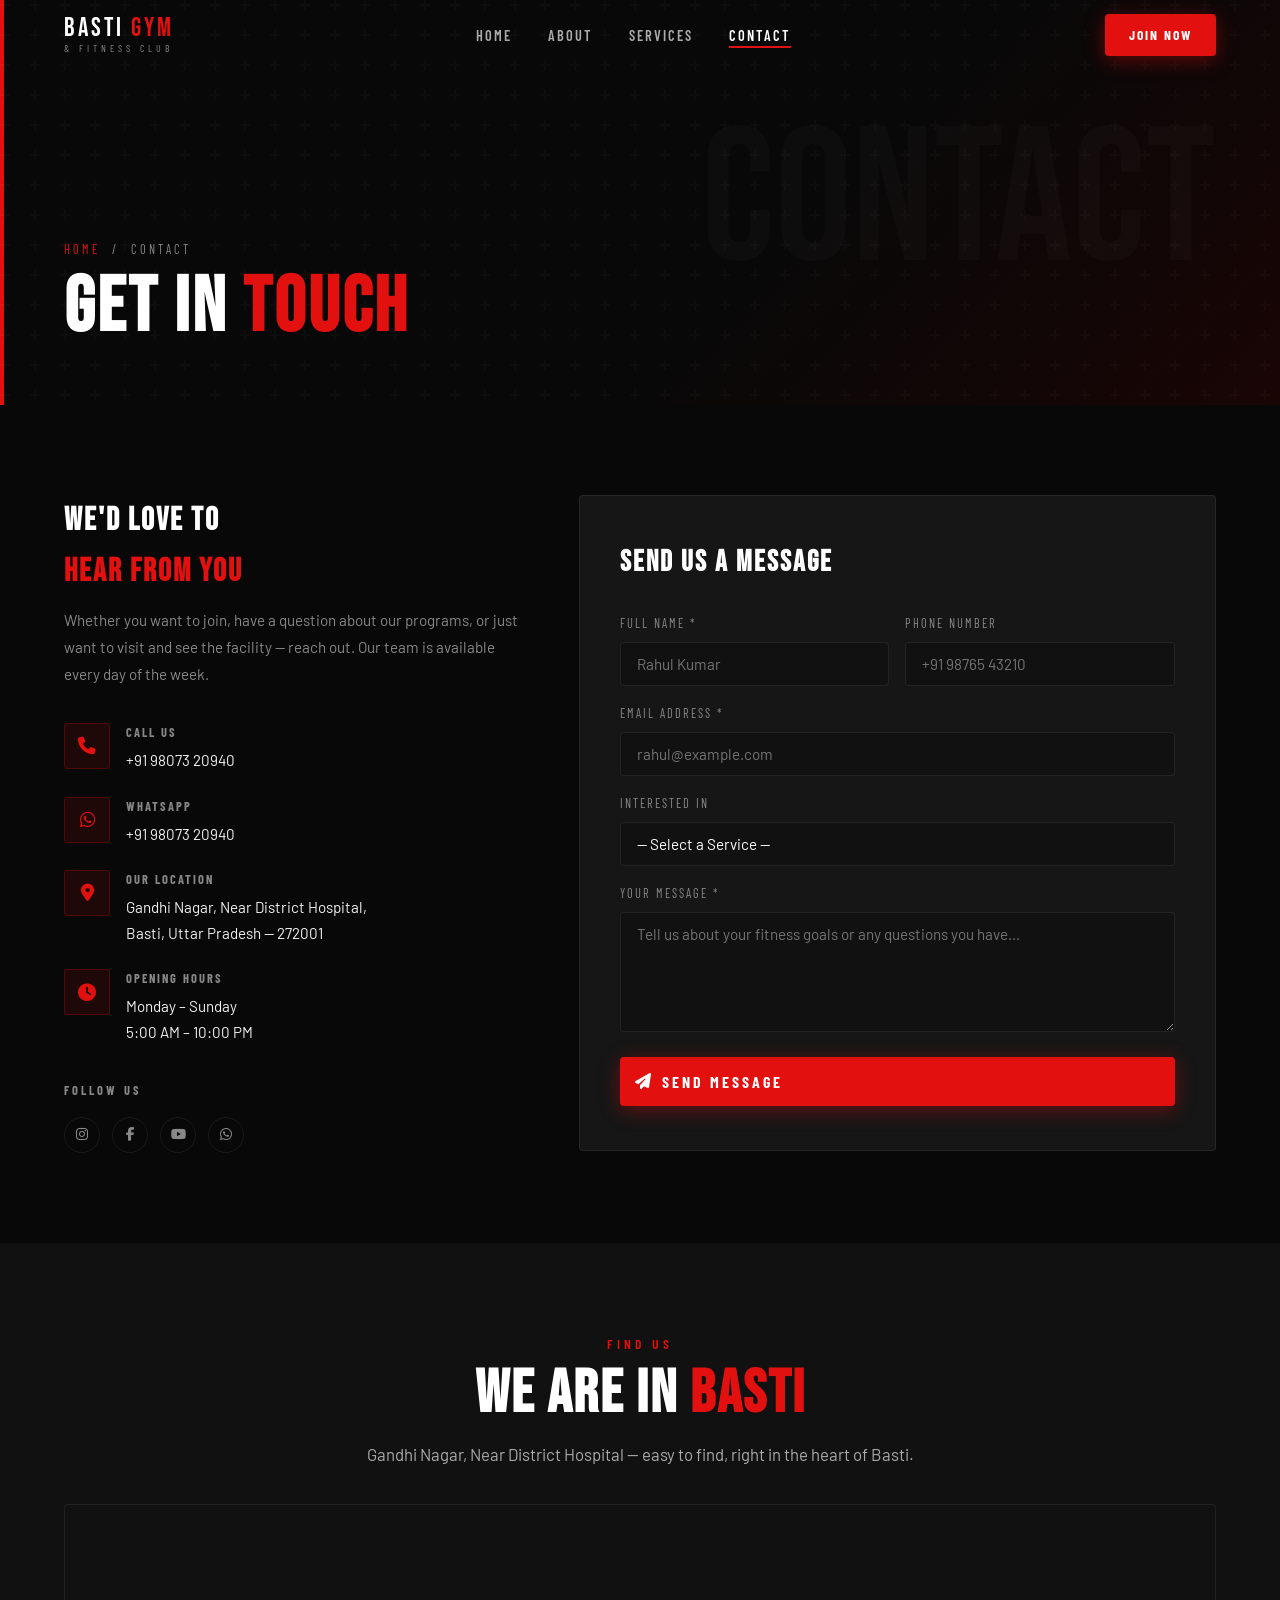
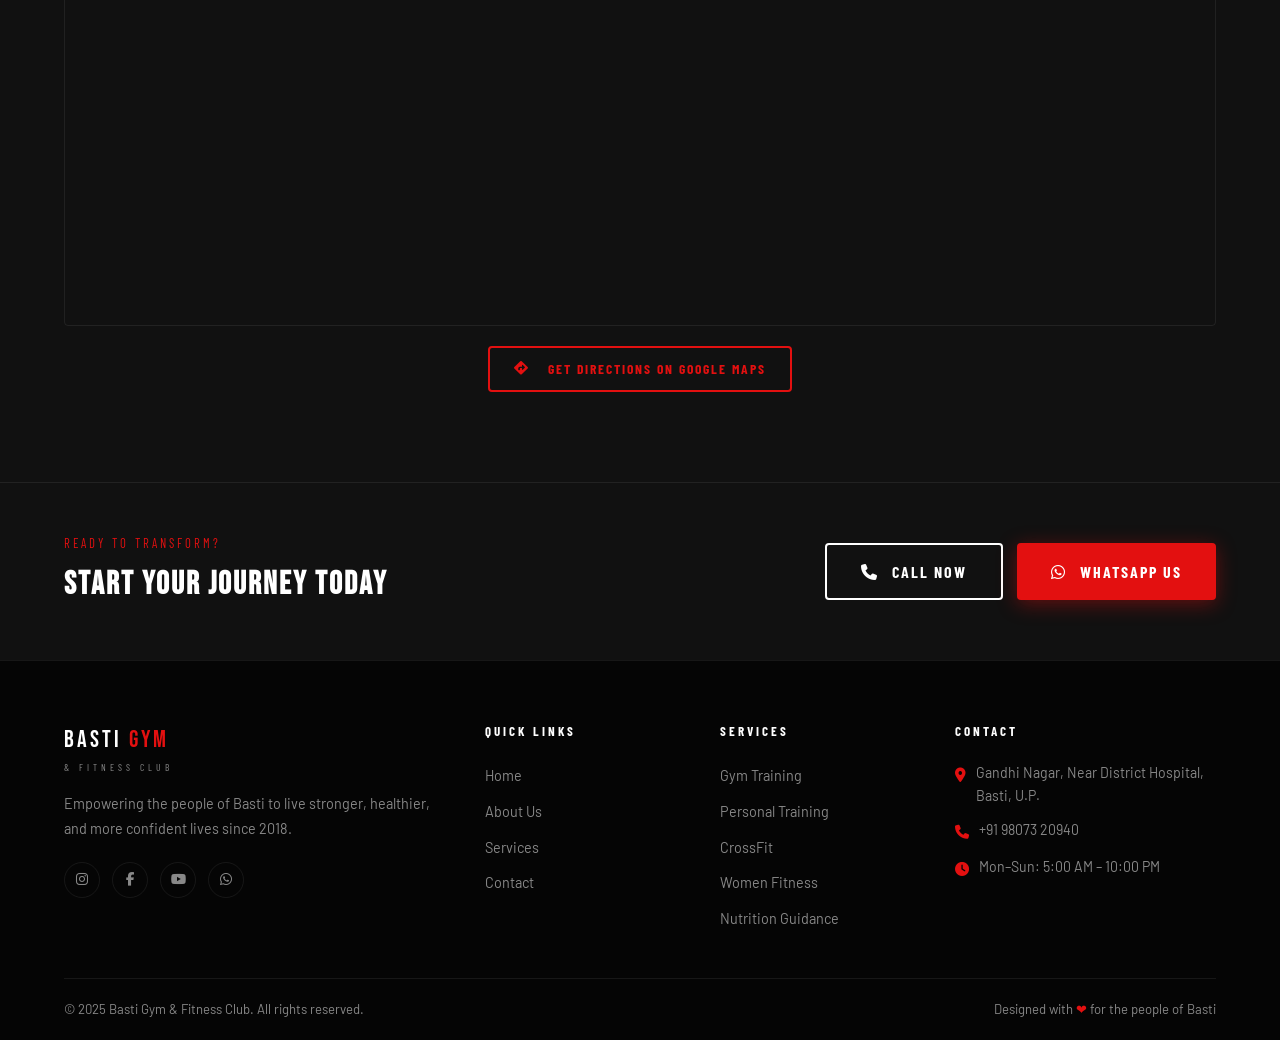
<file: contact.html>
<!DOCTYPE html>
<html lang="en">
<head>
  <meta charset="UTF-8" />
  <meta name="viewport" content="width=device-width, initial-scale=1.0" />
  <meta name="description" content="Contact Basti Gym & Fitness Club — Call 9807320940. Gandhi Nagar, Near District Hospital, Basti, Uttar Pradesh." />
  <title>Contact | Basti Gym &amp; Fitness Club</title>

  <link rel="preconnect" href="https://fonts.googleapis.com" />
  <link rel="preconnect" href="https://fonts.gstatic.com" crossorigin />
  <link href="https://fonts.googleapis.com/css2?family=Bebas+Neue&family=Barlow+Condensed:wght@400;600;700&family=Barlow:wght@400;500;600&display=swap" rel="stylesheet" />
  <link rel="stylesheet" href="https://cdnjs.cloudflare.com/ajax/libs/font-awesome/6.5.0/css/all.min.css" />
  <link rel="stylesheet" href="styles.css" />
</head>
<body>

  <!-- ══ NAVBAR ══ -->
  <nav class="navbar" id="navbar">
    <div class="nav-inner">
      <a href="index.html" class="nav-logo">
        <span class="logo-main">BASTI<span>&nbsp;GYM</span></span>
        <span class="logo-sub">&amp; Fitness Club</span>
      </a>
      <ul class="nav-links">
        <li><a href="index.html">Home</a></li>
        <li><a href="about.html">About</a></li>
        <li><a href="services.html">Services</a></li>
        <li><a href="contact.html" class="active">Contact</a></li>
      </ul>
      <a href="contact.html" class="btn btn-primary btn-sm nav-cta">Join Now</a>
      <button class="hamburger" id="hamburger" aria-label="Toggle menu">
        <span></span><span></span><span></span>
      </button>
    </div>
  </nav>

  <nav class="nav-mobile" id="navMobile">
    <a href="index.html">Home</a>
    <a href="about.html">About</a>
    <a href="services.html">Services</a>
    <a href="contact.html" class="active">Contact</a>
    <a href="contact.html" class="btn btn-primary" style="margin-top:12px;">Join Now</a>
  </nav>

  <!-- ══ PAGE HERO ══ -->
  <section class="page-hero">
    <div class="page-hero-accent"></div>
    <div class="page-hero-watermark" aria-hidden="true">CONTACT</div>
    <div class="container">
      <div class="page-hero-content">
        <p class="breadcrumb"><a href="index.html">Home</a> &nbsp;/&nbsp; Contact</p>
        <h1>Get in <span>Touch</span></h1>
      </div>
    </div>
  </section>

  <!-- ══ CONTACT SECTION ══ -->
  <section class="contact-section section-padding" id="contact">
    <div class="container">
      <div class="contact-grid">

        <!-- LEFT: Info -->
        <div class="contact-info reveal-left">

          <h3>We'd Love to<br/><span class="text-red">Hear From You</span></h3>
          <p>Whether you want to join, have a question about our programs, or just want to visit and see the facility — reach out. Our team is available every day of the week.</p>

          <!-- Phone -->
          <div class="contact-detail">
            <div class="contact-detail-icon">
              <i class="fas fa-phone"></i>
            </div>
            <div class="contact-detail-body">
              <strong>Call Us</strong>
              <span>
                <a href="tel:+919807320940" style="color:var(--white-soft);">+91 98073 20940</a>
              </span>
            </div>
          </div>

          <!-- WhatsApp -->
          <div class="contact-detail">
            <div class="contact-detail-icon">
              <i class="fab fa-whatsapp"></i>
            </div>
            <div class="contact-detail-body">
              <strong>WhatsApp</strong>
              <span>
                <a href="https://wa.me/919807320940" target="_blank" rel="noopener" style="color:var(--white-soft);">+91 98073 20940</a>
              </span>
            </div>
          </div>

          <!-- Location -->
          <div class="contact-detail">
            <div class="contact-detail-icon">
              <i class="fas fa-map-marker-alt"></i>
            </div>
            <div class="contact-detail-body">
              <strong>Our Location</strong>
              <span>Gandhi Nagar, Near District Hospital,<br/>Basti, Uttar Pradesh — 272001</span>
            </div>
          </div>

          <!-- Hours -->
          <div class="contact-detail">
            <div class="contact-detail-icon">
              <i class="fas fa-clock"></i>
            </div>
            <div class="contact-detail-body">
              <strong>Opening Hours</strong>
              <span>Monday – Sunday<br/>5:00 AM – 10:00 PM</span>
            </div>
          </div>

          <!-- Social -->
          <div class="contact-social">
            <h4>Follow Us</h4>
            <div class="social-icons">
              <a href="#" class="social-icon" aria-label="Instagram" title="@basti_gym">
                <i class="fab fa-instagram"></i>
              </a>
              <a href="#" class="social-icon" aria-label="Facebook" title="Basti Gym Facebook">
                <i class="fab fa-facebook-f"></i>
              </a>
              <a href="#" class="social-icon" aria-label="YouTube" title="Basti Gym YouTube">
                <i class="fab fa-youtube"></i>
              </a>
              <a href="https://wa.me/919807320940" class="social-icon" aria-label="WhatsApp" title="WhatsApp Us">
                <i class="fab fa-whatsapp"></i>
              </a>
            </div>
          </div>

        </div>

        <!-- RIGHT: Form -->
        <div class="contact-form-wrap reveal-right">
          <h3>Send Us a Message</h3>

          <form id="contactForm" novalidate autocomplete="off">

            <div class="form-row">
              <div class="form-group">
                <label for="name">Full Name *</label>
                <input type="text" id="name" name="name" placeholder="Rahul Kumar" required />
              </div>
              <div class="form-group">
                <label for="phone">Phone Number</label>
                <input type="tel" id="phone" name="phone" placeholder="+91 98765 43210" />
              </div>
            </div>

            <div class="form-group">
              <label for="email">Email Address *</label>
              <input type="email" id="email" name="email" placeholder="rahul@example.com" required />
            </div>

            <div class="form-group">
              <label for="interest">Interested In</label>
              <select id="interest" name="interest">
                <option value="">— Select a Service —</option>
                <option value="gym">Gym Training</option>
                <option value="personal">Personal Training</option>
                <option value="crossfit">CrossFit</option>
                <option value="women">Women Fitness Program</option>
                <option value="nutrition">Nutrition Guidance</option>
                <option value="yoga">Yoga &amp; Recovery</option>
                <option value="membership">Membership Inquiry</option>
                <option value="other">Other</option>
              </select>
            </div>

            <div class="form-group">
              <label for="message">Your Message *</label>
              <textarea id="message" name="message" placeholder="Tell us about your fitness goals or any questions you have..." required></textarea>
            </div>

            <button type="submit" class="btn btn-primary form-submit">
              <i class="fas fa-paper-plane"></i> Send Message
            </button>

          </form>

          <!-- Success state (shown after submit) -->
          <div id="formSuccess" class="form-success">
            <span class="success-icon"><i class="fas fa-check-circle"></i></span>
            <h4>Message Sent!</h4>
            <p>Thank you for reaching out. Our team will contact you within 24 hours. See you at Basti Gym!</p>
          </div>

        </div>

      </div>
    </div>
  </section>

  <!-- ══ MAP SECTION ══ -->
  <section class="map-section section-padding" id="map">
    <div class="container">

      <div class="section-header centered reveal" style="margin-bottom:36px;">
        <span class="label">Find Us</span>
        <h2>We Are In <span class="text-red">Basti</span></h2>
        <p>Gandhi Nagar, Near District Hospital — easy to find, right in the heart of Basti.</p>
      </div>

      <div class="map-wrap reveal">
        <!--
          GOOGLE MAPS EMBED — Basti, Uttar Pradesh
          This shows the city of Basti. For the exact gym address,
          1. Go to Google Maps → Search "Gandhi Nagar, Basti, Uttar Pradesh"
          2. Click Share → Embed a map → Copy & paste the iframe src below.
        -->
        <iframe
          src="https://www.google.com/maps/embed?pb=!1m18!1m12!1m3!1d57626.09505847443!2d82.70983!3d27.12600!2m3!1f0!2f0!3f0!3m2!1i1024!2i768!4f13.1!3m3!1m2!1s0x3997601b5555f903%3A0xc4b7e4e6af2e92e3!2sBasti%2C%20Uttar%20Pradesh!5e0!3m2!1sen!2sin!4v1700000000000"
          width="100%"
          height="420"
          style="border:0;"
          allowfullscreen=""
          loading="lazy"
          referrerpolicy="no-referrer-when-downgrade"
          title="Basti Gym Location Map"
        ></iframe>
      </div>

      <!-- Quick directions link -->
      <div style="text-align:center;margin-top:20px;" class="reveal">
        <a
          href="https://maps.google.com/?q=Gandhi+Nagar+Basti+Uttar+Pradesh"
          target="_blank"
          rel="noopener"
          class="btn btn-outline-red btn-sm"
        >
          <i class="fas fa-directions"></i> &nbsp; Get Directions on Google Maps
        </a>
      </div>

    </div>
  </section>

  <!-- ══ QUICK CTA STRIP ══ -->
  <section style="background:var(--black-soft);padding:50px 0;border-top:1px solid var(--border);">
    <div class="container" style="display:flex;align-items:center;justify-content:space-between;gap:24px;flex-wrap:wrap;">
      <div class="reveal-left">
        <p style="font-family:var(--font-sub);font-size:0.8rem;letter-spacing:3px;text-transform:uppercase;color:var(--red);margin-bottom:6px;">Ready to Transform?</p>
        <h3 style="font-family:var(--font-heading);font-size:2rem;letter-spacing:2px;text-transform:uppercase;color:var(--white);">Start Your Journey Today</h3>
      </div>
      <div style="display:flex;gap:14px;flex-wrap:wrap;" class="reveal-right">
        <a href="tel:+919807320940" class="btn btn-outline">
          <i class="fas fa-phone"></i> &nbsp;Call Now
        </a>
        <a href="https://wa.me/919807320940" target="_blank" rel="noopener" class="btn btn-primary">
          <i class="fab fa-whatsapp"></i> &nbsp;WhatsApp Us
        </a>
      </div>
    </div>
  </section>

  <!-- ══ FOOTER ══ -->
  <footer>
    <div class="container">
      <div class="footer-grid">
        <div class="footer-brand">
          <span class="logo-main">BASTI<span>&nbsp;GYM</span></span>
          <span class="logo-sub">&amp; Fitness Club</span>
          <p>Empowering the people of Basti to live stronger, healthier, and more confident lives since 2018.</p>
          <div class="social-icons">
            <a href="#" class="social-icon" aria-label="Instagram"><i class="fab fa-instagram"></i></a>
            <a href="#" class="social-icon" aria-label="Facebook"><i class="fab fa-facebook-f"></i></a>
            <a href="#" class="social-icon" aria-label="YouTube"><i class="fab fa-youtube"></i></a>
            <a href="https://wa.me/919807320940" class="social-icon" aria-label="WhatsApp"><i class="fab fa-whatsapp"></i></a>
          </div>
        </div>
        <div class="footer-col">
          <h4>Quick Links</h4>
          <ul>
            <li><a href="index.html">Home</a></li>
            <li><a href="about.html">About Us</a></li>
            <li><a href="services.html">Services</a></li>
            <li><a href="contact.html">Contact</a></li>
          </ul>
        </div>
        <div class="footer-col">
          <h4>Services</h4>
          <ul>
            <li><a href="services.html">Gym Training</a></li>
            <li><a href="services.html">Personal Training</a></li>
            <li><a href="services.html">CrossFit</a></li>
            <li><a href="services.html">Women Fitness</a></li>
            <li><a href="services.html">Nutrition Guidance</a></li>
          </ul>
        </div>
        <div class="footer-col">
          <h4>Contact</h4>
          <div class="footer-contact-item">
            <span class="icon"><i class="fas fa-map-marker-alt"></i></span>
            <span>Gandhi Nagar, Near District Hospital, Basti, U.P.</span>
          </div>
          <div class="footer-contact-item">
            <span class="icon"><i class="fas fa-phone"></i></span>
            <a href="tel:+919807320940" style="color:inherit;">+91 98073 20940</a>
          </div>
          <div class="footer-contact-item">
            <span class="icon"><i class="fas fa-clock"></i></span>
            <span>Mon–Sun: 5:00 AM – 10:00 PM</span>
          </div>
        </div>
      </div>
      <div class="footer-bottom">
        <p>&copy; 2025 Basti Gym &amp; Fitness Club. All rights reserved.</p>
        <p>Designed with <span style="color:var(--red);">&#10084;</span> for the people of Basti</p>
      </div>
    </div>
  </footer>

  <script src="script.js"></script>
</body>
</html>
</file>
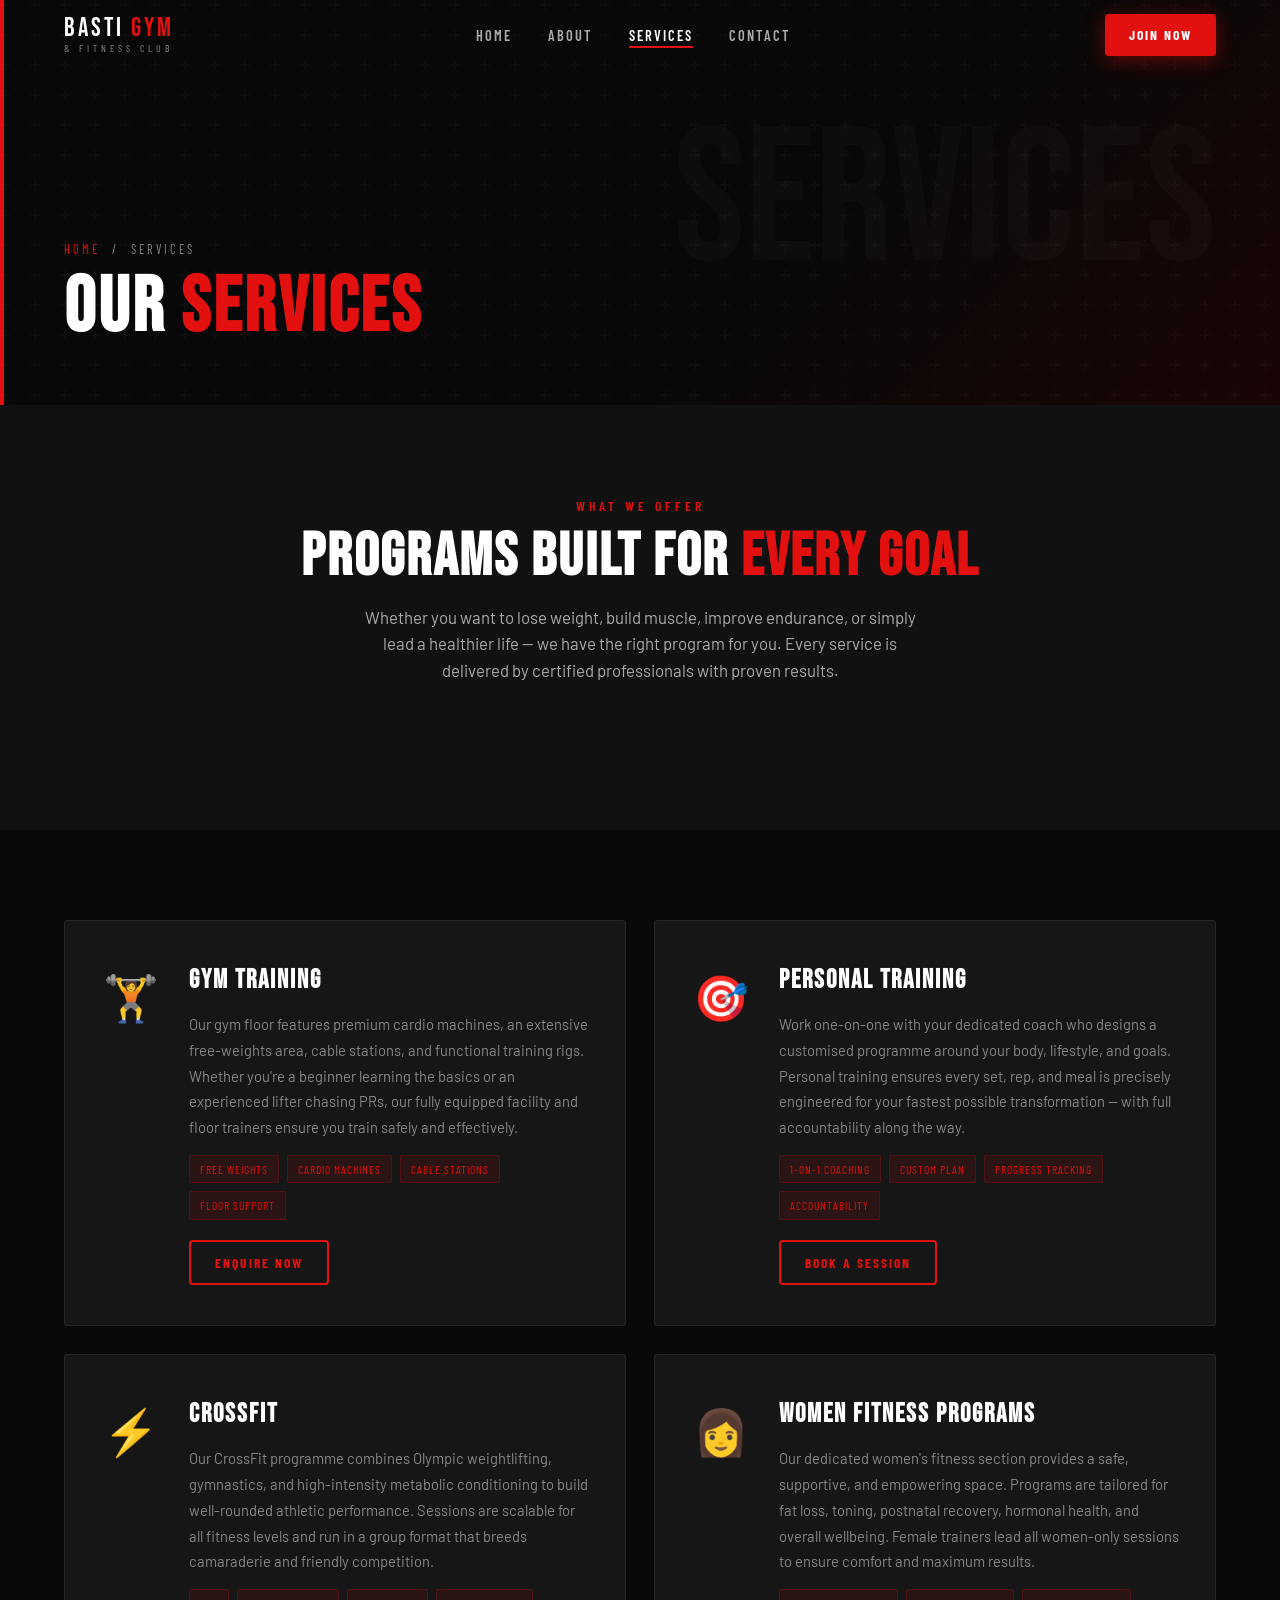
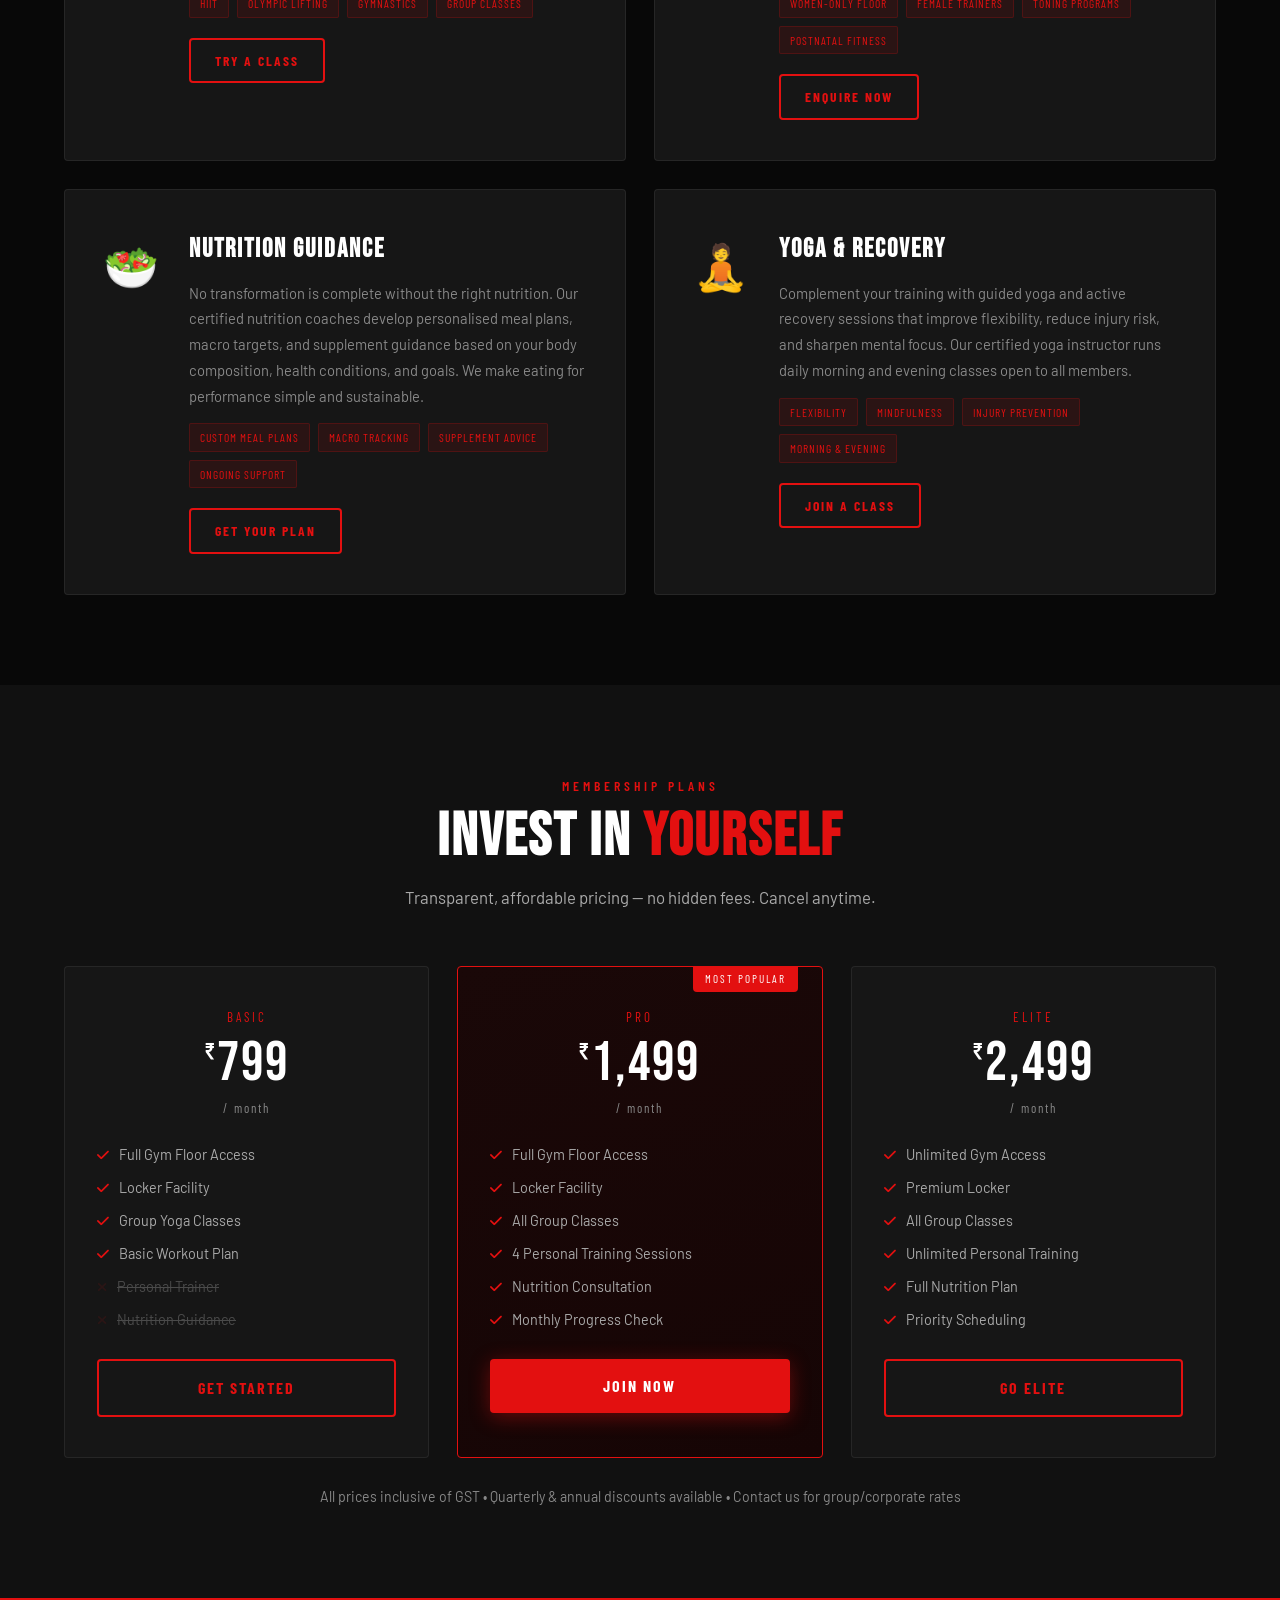
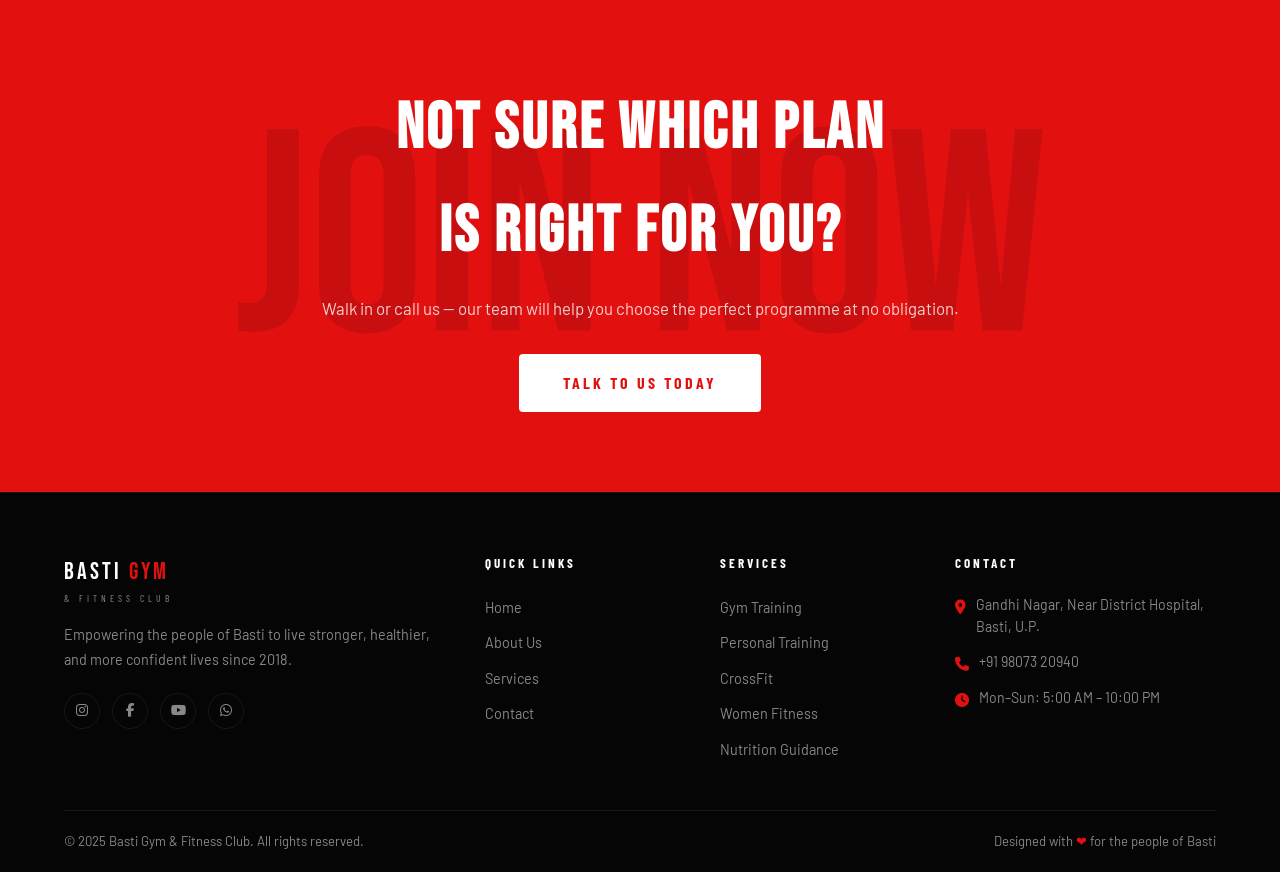
<file: services.html>
<!DOCTYPE html>
<html lang="en">
<head>
  <meta charset="UTF-8" />
  <meta name="viewport" content="width=device-width, initial-scale=1.0" />
  <meta name="description" content="Basti Gym Services — Gym Training, Personal Training, CrossFit, Women Fitness, Nutrition Guidance. Membership plans in Basti, U.P." />
  <title>Services | Basti Gym &amp; Fitness Club</title>

  <link rel="preconnect" href="https://fonts.googleapis.com" />
  <link rel="preconnect" href="https://fonts.gstatic.com" crossorigin />
  <link href="https://fonts.googleapis.com/css2?family=Bebas+Neue&family=Barlow+Condensed:wght@400;600;700&family=Barlow:wght@400;500;600&display=swap" rel="stylesheet" />
  <link rel="stylesheet" href="https://cdnjs.cloudflare.com/ajax/libs/font-awesome/6.5.0/css/all.min.css" />
  <link rel="stylesheet" href="styles.css" />
</head>
<body>

  <!-- ══ NAVBAR ══ -->
  <nav class="navbar" id="navbar">
    <div class="nav-inner">
      <a href="index.html" class="nav-logo">
        <span class="logo-main">BASTI<span>&nbsp;GYM</span></span>
        <span class="logo-sub">&amp; Fitness Club</span>
      </a>
      <ul class="nav-links">
        <li><a href="index.html">Home</a></li>
        <li><a href="about.html">About</a></li>
        <li><a href="services.html" class="active">Services</a></li>
        <li><a href="contact.html">Contact</a></li>
      </ul>
      <a href="contact.html" class="btn btn-primary btn-sm nav-cta">Join Now</a>
      <button class="hamburger" id="hamburger" aria-label="Toggle menu">
        <span></span><span></span><span></span>
      </button>
    </div>
  </nav>

  <nav class="nav-mobile" id="navMobile">
    <a href="index.html">Home</a>
    <a href="about.html">About</a>
    <a href="services.html" class="active">Services</a>
    <a href="contact.html">Contact</a>
    <a href="contact.html" class="btn btn-primary" style="margin-top:12px;">Join Now</a>
  </nav>

  <!-- ══ PAGE HERO ══ -->
  <section class="page-hero">
    <div class="page-hero-accent"></div>
    <div class="page-hero-watermark" aria-hidden="true">SERVICES</div>
    <div class="container">
      <div class="page-hero-content">
        <p class="breadcrumb"><a href="index.html">Home</a> &nbsp;/&nbsp; Services</p>
        <h1>Our <span>Services</span></h1>
      </div>
    </div>
  </section>

  <!-- ══ INTRO ══ -->
  <section class="section-padding" style="background:var(--black-soft);">
    <div class="container">
      <div class="section-header centered reveal">
        <span class="label">What We Offer</span>
        <h2>Programs Built for <span class="text-red">Every Goal</span></h2>
        <p>Whether you want to lose weight, build muscle, improve endurance, or simply lead a healthier life — we have the right program for you. Every service is delivered by certified professionals with proven results.</p>
      </div>
    </div>
  </section>

  <!-- ══ ALL SERVICES ══ -->
  <section class="services-full section-padding" id="services">
    <div class="container">

      <div class="services-full-grid">

        <!-- 1. Gym Training -->
        <div class="service-full-card reveal delay-1">
          <div class="service-full-icon">🏋️</div>
          <div class="service-full-body">
            <h3>Gym Training</h3>
            <p>Our gym floor features premium cardio machines, an extensive free-weights area, cable stations, and functional training rigs. Whether you're a beginner learning the basics or an experienced lifter chasing PRs, our fully equipped facility and floor trainers ensure you train safely and effectively.</p>
            <div class="service-features">
              <span class="service-tag">Free Weights</span>
              <span class="service-tag">Cardio Machines</span>
              <span class="service-tag">Cable Stations</span>
              <span class="service-tag">Floor Support</span>
            </div>
            <a href="contact.html" class="btn btn-outline-red btn-sm" style="margin-top:20px;">Enquire Now</a>
          </div>
        </div>

        <!-- 2. Personal Training -->
        <div class="service-full-card reveal delay-2">
          <div class="service-full-icon">🎯</div>
          <div class="service-full-body">
            <h3>Personal Training</h3>
            <p>Work one-on-one with your dedicated coach who designs a customised programme around your body, lifestyle, and goals. Personal training ensures every set, rep, and meal is precisely engineered for your fastest possible transformation — with full accountability along the way.</p>
            <div class="service-features">
              <span class="service-tag">1-on-1 Coaching</span>
              <span class="service-tag">Custom Plan</span>
              <span class="service-tag">Progress Tracking</span>
              <span class="service-tag">Accountability</span>
            </div>
            <a href="contact.html" class="btn btn-outline-red btn-sm" style="margin-top:20px;">Book a Session</a>
          </div>
        </div>

        <!-- 3. CrossFit -->
        <div class="service-full-card reveal delay-1">
          <div class="service-full-icon">⚡</div>
          <div class="service-full-body">
            <h3>CrossFit</h3>
            <p>Our CrossFit programme combines Olympic weightlifting, gymnastics, and high-intensity metabolic conditioning to build well-rounded athletic performance. Sessions are scalable for all fitness levels and run in a group format that breeds camaraderie and friendly competition.</p>
            <div class="service-features">
              <span class="service-tag">HIIT</span>
              <span class="service-tag">Olympic Lifting</span>
              <span class="service-tag">Gymnastics</span>
              <span class="service-tag">Group Classes</span>
            </div>
            <a href="contact.html" class="btn btn-outline-red btn-sm" style="margin-top:20px;">Try a Class</a>
          </div>
        </div>

        <!-- 4. Women Fitness -->
        <div class="service-full-card reveal delay-2">
          <div class="service-full-icon">👩</div>
          <div class="service-full-body">
            <h3>Women Fitness Programs</h3>
            <p>Our dedicated women's fitness section provides a safe, supportive, and empowering space. Programs are tailored for fat loss, toning, postnatal recovery, hormonal health, and overall wellbeing. Female trainers lead all women-only sessions to ensure comfort and maximum results.</p>
            <div class="service-features">
              <span class="service-tag">Women-Only Floor</span>
              <span class="service-tag">Female Trainers</span>
              <span class="service-tag">Toning Programs</span>
              <span class="service-tag">Postnatal Fitness</span>
            </div>
            <a href="contact.html" class="btn btn-outline-red btn-sm" style="margin-top:20px;">Enquire Now</a>
          </div>
        </div>

        <!-- 5. Nutrition Guidance -->
        <div class="service-full-card reveal delay-1">
          <div class="service-full-icon">🥗</div>
          <div class="service-full-body">
            <h3>Nutrition Guidance</h3>
            <p>No transformation is complete without the right nutrition. Our certified nutrition coaches develop personalised meal plans, macro targets, and supplement guidance based on your body composition, health conditions, and goals. We make eating for performance simple and sustainable.</p>
            <div class="service-features">
              <span class="service-tag">Custom Meal Plans</span>
              <span class="service-tag">Macro Tracking</span>
              <span class="service-tag">Supplement Advice</span>
              <span class="service-tag">Ongoing Support</span>
            </div>
            <a href="contact.html" class="btn btn-outline-red btn-sm" style="margin-top:20px;">Get Your Plan</a>
          </div>
        </div>

        <!-- 6. Yoga & Recovery -->
        <div class="service-full-card reveal delay-2">
          <div class="service-full-icon">🧘</div>
          <div class="service-full-body">
            <h3>Yoga &amp; Recovery</h3>
            <p>Complement your training with guided yoga and active recovery sessions that improve flexibility, reduce injury risk, and sharpen mental focus. Our certified yoga instructor runs daily morning and evening classes open to all members.</p>
            <div class="service-features">
              <span class="service-tag">Flexibility</span>
              <span class="service-tag">Mindfulness</span>
              <span class="service-tag">Injury Prevention</span>
              <span class="service-tag">Morning &amp; Evening</span>
            </div>
            <a href="contact.html" class="btn btn-outline-red btn-sm" style="margin-top:20px;">Join a Class</a>
          </div>
        </div>

      </div>
    </div>
  </section>

  <!-- ══ PRICING ══ -->
  <section class="pricing section-padding" id="pricing">
    <div class="container">

      <div class="section-header centered reveal">
        <span class="label">Membership Plans</span>
        <h2>Invest in <span class="text-red">Yourself</span></h2>
        <p>Transparent, affordable pricing — no hidden fees. Cancel anytime.</p>
      </div>

      <div class="pricing-grid">

        <!-- Basic -->
        <div class="pricing-card reveal delay-1">
          <span class="plan-name">Basic</span>
          <div class="plan-price"><sup>₹</sup>799</div>
          <span class="plan-period">/ month</span>
          <ul class="plan-features">
            <li><span class="check"><i class="fas fa-check"></i></span> Full Gym Floor Access</li>
            <li><span class="check"><i class="fas fa-check"></i></span> Locker Facility</li>
            <li><span class="check"><i class="fas fa-check"></i></span> Group Yoga Classes</li>
            <li><span class="check"><i class="fas fa-check"></i></span> Basic Workout Plan</li>
            <li style="opacity:0.35;text-decoration:line-through;"><span class="check" style="opacity:0.3;"><i class="fas fa-times"></i></span> Personal Trainer</li>
            <li style="opacity:0.35;text-decoration:line-through;"><span class="check" style="opacity:0.3;"><i class="fas fa-times"></i></span> Nutrition Guidance</li>
          </ul>
          <a href="contact.html" class="btn btn-outline-red" style="width:100%;justify-content:center;">Get Started</a>
        </div>

        <!-- Pro (Featured) -->
        <div class="pricing-card featured reveal delay-2">
          <span class="popular-badge">Most Popular</span>
          <span class="plan-name">Pro</span>
          <div class="plan-price"><sup>₹</sup>1,499</div>
          <span class="plan-period">/ month</span>
          <ul class="plan-features">
            <li><span class="check"><i class="fas fa-check"></i></span> Full Gym Floor Access</li>
            <li><span class="check"><i class="fas fa-check"></i></span> Locker Facility</li>
            <li><span class="check"><i class="fas fa-check"></i></span> All Group Classes</li>
            <li><span class="check"><i class="fas fa-check"></i></span> 4 Personal Training Sessions</li>
            <li><span class="check"><i class="fas fa-check"></i></span> Nutrition Consultation</li>
            <li><span class="check"><i class="fas fa-check"></i></span> Monthly Progress Check</li>
          </ul>
          <a href="contact.html" class="btn btn-primary" style="width:100%;justify-content:center;">Join Now</a>
        </div>

        <!-- Elite -->
        <div class="pricing-card reveal delay-3">
          <span class="plan-name">Elite</span>
          <div class="plan-price"><sup>₹</sup>2,499</div>
          <span class="plan-period">/ month</span>
          <ul class="plan-features">
            <li><span class="check"><i class="fas fa-check"></i></span> Unlimited Gym Access</li>
            <li><span class="check"><i class="fas fa-check"></i></span> Premium Locker</li>
            <li><span class="check"><i class="fas fa-check"></i></span> All Group Classes</li>
            <li><span class="check"><i class="fas fa-check"></i></span> Unlimited Personal Training</li>
            <li><span class="check"><i class="fas fa-check"></i></span> Full Nutrition Plan</li>
            <li><span class="check"><i class="fas fa-check"></i></span> Priority Scheduling</li>
          </ul>
          <a href="contact.html" class="btn btn-outline-red" style="width:100%;justify-content:center;">Go Elite</a>
        </div>

      </div>

      <p class="text-center text-grey reveal" style="margin-top:28px;font-size:0.88rem;">
        All prices inclusive of GST &bull; Quarterly &amp; annual discounts available &bull; Contact us for group/corporate rates
      </p>

    </div>
  </section>

  <!-- ══ CTA BANNER ══ -->
  <section class="cta-banner">
    <div class="container" style="position:relative;z-index:2;">
      <h2>Not Sure Which Plan<br/>Is Right for You?</h2>
      <p>Walk in or call us — our team will help you choose the perfect programme at no obligation.</p>
      <a href="contact.html" class="btn-cta">Talk to Us Today</a>
    </div>
  </section>

  <!-- ══ FOOTER ══ -->
  <footer>
    <div class="container">
      <div class="footer-grid">
        <div class="footer-brand">
          <span class="logo-main">BASTI<span>&nbsp;GYM</span></span>
          <span class="logo-sub">&amp; Fitness Club</span>
          <p>Empowering the people of Basti to live stronger, healthier, and more confident lives since 2018.</p>
          <div class="social-icons">
            <a href="#" class="social-icon" aria-label="Instagram"><i class="fab fa-instagram"></i></a>
            <a href="#" class="social-icon" aria-label="Facebook"><i class="fab fa-facebook-f"></i></a>
            <a href="#" class="social-icon" aria-label="YouTube"><i class="fab fa-youtube"></i></a>
            <a href="https://wa.me/919807320940" class="social-icon" aria-label="WhatsApp"><i class="fab fa-whatsapp"></i></a>
          </div>
        </div>
        <div class="footer-col">
          <h4>Quick Links</h4>
          <ul>
            <li><a href="index.html">Home</a></li>
            <li><a href="about.html">About Us</a></li>
            <li><a href="services.html">Services</a></li>
            <li><a href="contact.html">Contact</a></li>
          </ul>
        </div>
        <div class="footer-col">
          <h4>Services</h4>
          <ul>
            <li><a href="services.html">Gym Training</a></li>
            <li><a href="services.html">Personal Training</a></li>
            <li><a href="services.html">CrossFit</a></li>
            <li><a href="services.html">Women Fitness</a></li>
            <li><a href="services.html">Nutrition Guidance</a></li>
          </ul>
        </div>
        <div class="footer-col">
          <h4>Contact</h4>
          <div class="footer-contact-item">
            <span class="icon"><i class="fas fa-map-marker-alt"></i></span>
            <span>Gandhi Nagar, Near District Hospital, Basti, U.P.</span>
          </div>
          <div class="footer-contact-item">
            <span class="icon"><i class="fas fa-phone"></i></span>
            <a href="tel:+919807320940" style="color:inherit;">+91 98073 20940</a>
          </div>
          <div class="footer-contact-item">
            <span class="icon"><i class="fas fa-clock"></i></span>
            <span>Mon–Sun: 5:00 AM – 10:00 PM</span>
          </div>
        </div>
      </div>
      <div class="footer-bottom">
        <p>&copy; 2025 Basti Gym &amp; Fitness Club. All rights reserved.</p>
        <p>Designed with <span style="color:var(--red);">&#10084;</span> for the people of Basti</p>
      </div>
    </div>
  </footer>

  <script src="script.js"></script>
</body>
</html>
</file>
<file: styles.css>
/* ============================================================
   BASTI GYM & FITNESS CLUB — Main Stylesheet
   Theme: Dark + Energetic | Black, Red, White
   ============================================================ */

/* ── Google Fonts are loaded via <link> in each HTML file ── */

/* ── CSS Variables ── */
:root {
  --black:       #080808;
  --black-soft:  #111111;
  --black-card:  #161616;
  --black-card2: #1c1c1c;
  --red:         #e31010;
  --red-dark:    #b50d0d;
  --red-glow:    rgba(227, 16, 16, 0.25);
  --white:       #ffffff;
  --white-soft:  #f0f0f0;
  --grey:        #888888;
  --grey-light:  #aaaaaa;
  --border:      rgba(255,255,255,0.07);

  --font-heading: 'Bebas Neue', sans-serif;
  --font-sub:     'Barlow Condensed', sans-serif;
  --font-body:    'Barlow', sans-serif;

  --nav-height: 70px;
  --radius:     4px;
  --transition: 0.3s ease;
  --shadow-red: 0 0 30px var(--red-glow);
}

/* ── Reset & Base ── */
*, *::before, *::after { box-sizing: border-box; margin: 0; padding: 0; }

html { scroll-behavior: smooth; font-size: 16px; }

body {
  background-color: var(--black);
  color: var(--white-soft);
  font-family: var(--font-body);
  line-height: 1.6;
  overflow-x: hidden;
}

a { text-decoration: none; color: inherit; }
ul { list-style: none; }
img { display: block; width: 100%; }
button { cursor: pointer; font-family: var(--font-body); border: none; }

/* ── Responsive image utility ── */
.responsive-img {
  display: block;
  width: 100%;
  height: 100%;
  object-fit: cover;
  object-position: center;
}

/* ── Utility Classes ── */
.container { width: 90%; max-width: 1200px; margin: 0 auto; }
.section-padding { padding: 90px 0; }
.text-red   { color: var(--red); }
.text-grey  { color: var(--grey); }
.uppercase  { text-transform: uppercase; }
.text-center { text-align: center; }

/* ── Section Headers ── */
.section-header { margin-bottom: 56px; }
.section-header .label {
  font-family: var(--font-sub);
  font-size: 0.85rem;
  font-weight: 600;
  letter-spacing: 4px;
  text-transform: uppercase;
  color: var(--red);
  display: block;
  margin-bottom: 10px;
}
.section-header h2 {
  font-family: var(--font-heading);
  font-size: clamp(2.4rem, 5vw, 3.8rem);
  line-height: 1;
  letter-spacing: 2px;
  color: var(--white);
  text-transform: uppercase;
}
.section-header p {
  margin-top: 16px;
  color: var(--grey-light);
  font-size: 1.05rem;
  max-width: 560px;
}
.section-header.centered { text-align: center; }
.section-header.centered p { margin: 16px auto 0; }

/* ── Buttons ── */
.btn {
  display: inline-flex;
  align-items: center;
  gap: 8px;
  padding: 14px 34px;
  font-family: var(--font-sub);
  font-size: 1rem;
  font-weight: 700;
  letter-spacing: 2px;
  text-transform: uppercase;
  border-radius: var(--radius);
  transition: var(--transition);
  position: relative;
  overflow: hidden;
}
.btn::after {
  content: '';
  position: absolute;
  inset: 0;
  background: rgba(255,255,255,0.08);
  opacity: 0;
  transition: opacity 0.2s;
}
.btn:hover::after { opacity: 1; }

.btn-primary {
  background: var(--red);
  color: var(--white);
  box-shadow: 0 4px 20px rgba(227,16,16,0.4);
}
.btn-primary:hover {
  background: var(--red-dark);
  transform: translateY(-2px);
  box-shadow: 0 8px 30px rgba(227,16,16,0.55);
}

.btn-outline {
  background: transparent;
  color: var(--white);
  border: 2px solid var(--white);
}
.btn-outline:hover {
  background: var(--white);
  color: var(--black);
  transform: translateY(-2px);
}

.btn-outline-red {
  background: transparent;
  color: var(--red);
  border: 2px solid var(--red);
}
.btn-outline-red:hover {
  background: var(--red);
  color: var(--white);
  transform: translateY(-2px);
}

.btn-sm { padding: 10px 24px; font-size: 0.85rem; }

/* ══════════════════════════════════════════════
   NAVBAR
══════════════════════════════════════════════ */
.navbar {
  position: fixed;
  top: 0; left: 0; right: 0;
  height: var(--nav-height);
  z-index: 1000;
  display: flex;
  align-items: center;
  padding: 0 5%;
  transition: background 0.4s, box-shadow 0.4s;
}
.navbar.scrolled {
  background: rgba(8,8,8,0.97);
  box-shadow: 0 2px 20px rgba(0,0,0,0.6);
  border-bottom: 1px solid var(--border);
}
.nav-inner {
  width: 100%;
  max-width: 1200px;
  margin: 0 auto;
  display: flex;
  align-items: center;
  justify-content: space-between;
}

/* Logo */
.nav-logo {
  display: flex;
  flex-direction: column;
  line-height: 1;
}
.nav-logo .logo-main {
  font-family: var(--font-heading);
  font-size: 1.6rem;
  letter-spacing: 3px;
  color: var(--white);
  text-transform: uppercase;
}
.nav-logo .logo-main span { color: var(--red); }
.nav-logo .logo-sub {
  font-family: var(--font-sub);
  font-size: 0.62rem;
  letter-spacing: 4px;
  color: var(--grey);
  text-transform: uppercase;
  margin-top: 2px;
}

/* Nav Links */
.nav-links {
  display: flex;
  align-items: center;
  gap: 36px;
}
.nav-links a {
  font-family: var(--font-sub);
  font-size: 0.9rem;
  font-weight: 600;
  letter-spacing: 2px;
  text-transform: uppercase;
  color: var(--grey-light);
  position: relative;
  transition: color var(--transition);
}
.nav-links a::after {
  content: '';
  position: absolute;
  bottom: -4px; left: 0;
  width: 0; height: 2px;
  background: var(--red);
  transition: width var(--transition);
}
.nav-links a:hover,
.nav-links a.active { color: var(--white); }
.nav-links a:hover::after,
.nav-links a.active::after { width: 100%; }

.nav-cta { margin-left: 12px; }

/* Hamburger */
.hamburger {
  display: none;
  flex-direction: column;
  gap: 5px;
  background: none;
  padding: 4px;
  z-index: 1100;
}
.hamburger span {
  display: block;
  width: 26px; height: 2px;
  background: var(--white);
  border-radius: 2px;
  transition: var(--transition);
}
.hamburger.open span:nth-child(1) { transform: translateY(7px) rotate(45deg); }
.hamburger.open span:nth-child(2) { opacity: 0; transform: scaleX(0); }
.hamburger.open span:nth-child(3) { transform: translateY(-7px) rotate(-45deg); }

/* Mobile Nav */
.nav-mobile {
  display: none;
  position: fixed;
  inset: 0;
  background: rgba(8,8,8,0.98);
  flex-direction: column;
  align-items: center;
  justify-content: center;
  gap: 32px;
  z-index: 999;
}
.nav-mobile.open { display: flex; }
.nav-mobile a {
  font-family: var(--font-heading);
  font-size: 2.4rem;
  letter-spacing: 4px;
  color: var(--white);
  text-transform: uppercase;
  transition: color 0.2s;
}
.nav-mobile a:hover,
.nav-mobile a.active { color: var(--red); }

/* ══════════════════════════════════════════════
   HERO SECTION
══════════════════════════════════════════════ */
.hero {
  position: relative;
  min-height: 100vh;
  display: flex;
  align-items: center;
  overflow: hidden;
}

/* Diagonal slash background */
.hero-bg {
  position: absolute;
  inset: 0;
  background: linear-gradient(135deg, #080808 0%, #0f0f0f 50%, #1a0505 100%);
  z-index: 0;
}
.hero-bg::before {
  content: '';
  position: absolute;
  top: -10%;
  right: -5%;
  width: 55%;
  height: 120%;
  background: linear-gradient(135deg, var(--red-dark) 0%, #8b0000 100%);
  clip-path: polygon(15% 0%, 100% 0%, 100% 100%, 0% 100%);
  opacity: 0.12;
}
.hero-bg::after {
  content: '';
  position: absolute;
  inset: 0;
  background: url("data:image/svg+xml,%3Csvg width='60' height='60' viewBox='0 0 60 60' xmlns='http://www.w3.org/2000/svg'%3E%3Cg fill='none' fill-rule='evenodd'%3E%3Cg fill='%23ffffff' fill-opacity='0.02'%3E%3Cpath d='M36 34v-4h-2v4h-4v2h4v4h2v-4h4v-2h-4zm0-30V0h-2v4h-4v2h4v4h2V6h4V4h-4zM6 34v-4H4v4H0v2h4v4h2v-4h4v-2H6zM6 4V0H4v4H0v2h4v4h2V6h4V4H6z'/%3E%3C/g%3E%3C/g%3E%3C/svg%3E");
}

/* Placeholder image panel (right side) */
.hero-image-panel {
  position: absolute;
  right: 0; top: 0; bottom: 0;
  width: 50%;
  overflow: hidden;
  clip-path: polygon(12% 0%, 100% 0%, 100% 100%, 0% 100%);
}
.hero-image-panel img {
  width: 100%;
  height: 100%;
  object-fit: cover;
  object-position: center top;
  opacity: 0.6;
  filter: grayscale(25%);
}
.hero-image-panel .img-placeholder {
  width: 100%; height: 100%;
  background: linear-gradient(160deg, #1a0808 0%, #2d0606 40%, #0d0d0d 100%);
  display: flex;
  flex-direction: column;
  align-items: center;
  justify-content: center;
  gap: 12px;
  opacity: 0.55;
}
/* ── img-fallback: shown only when image file is missing ── */
.img-fallback {
  display: none; /* JS onerror shows this */
  width: 100%;
  height: 100%;
  min-height: 200px;
  align-items: center;
  justify-content: center;
  flex-direction: column;
  gap: 10px;
  background: linear-gradient(160deg, #1c1c1c 0%, #111 100%);
  border: 1px dashed rgba(255,255,255,0.08);
}
.img-fallback i  { font-size: 2rem; color: var(--red); opacity: 0.35; }
.img-fallback p  {
  font-family: var(--font-sub);
  font-size: 0.68rem;
  letter-spacing: 2px;
  color: var(--grey);
  text-transform: uppercase;
}

.hero-content {
  position: relative;
  z-index: 2;
  padding: 120px 5% 80px;
  max-width: 640px;
}

.hero-label {
  font-family: var(--font-sub);
  font-size: 0.82rem;
  font-weight: 600;
  letter-spacing: 5px;
  text-transform: uppercase;
  color: var(--red);
  display: flex;
  align-items: center;
  gap: 12px;
  margin-bottom: 18px;
  opacity: 0;
  animation: fadeUp 0.8s 0.2s forwards;
}
.hero-label::before {
  content: '';
  display: inline-block;
  width: 32px; height: 2px;
  background: var(--red);
}

.hero h1 {
  font-family: var(--font-heading);
  font-size: clamp(3.5rem, 8vw, 7rem);
  line-height: 0.92;
  letter-spacing: 2px;
  color: var(--white);
  text-transform: uppercase;
  opacity: 0;
  animation: fadeUp 0.9s 0.4s forwards;
}
.hero h1 .accent { color: var(--red); }

.hero-tagline {
  margin-top: 20px;
  font-family: var(--font-sub);
  font-size: 1.15rem;
  font-weight: 400;
  letter-spacing: 1px;
  color: var(--grey-light);
  opacity: 0;
  animation: fadeUp 0.9s 0.6s forwards;
}

.hero-actions {
  margin-top: 36px;
  display: flex;
  gap: 16px;
  flex-wrap: wrap;
  opacity: 0;
  animation: fadeUp 0.9s 0.8s forwards;
}

.hero-stats {
  margin-top: 60px;
  display: flex;
  gap: 40px;
  flex-wrap: wrap;
  opacity: 0;
  animation: fadeUp 0.9s 1s forwards;
}
.stat-item { border-left: 3px solid var(--red); padding-left: 14px; }
.stat-item .num {
  font-family: var(--font-heading);
  font-size: 2.4rem;
  line-height: 1;
  color: var(--white);
}
.stat-item .stat-label {
  font-family: var(--font-sub);
  font-size: 0.78rem;
  letter-spacing: 2px;
  color: var(--grey);
  text-transform: uppercase;
  margin-top: 2px;
}

/* Scroll indicator */
.scroll-hint {
  position: absolute;
  bottom: 30px; left: 50%;
  transform: translateX(-50%);
  z-index: 2;
  display: flex;
  flex-direction: column;
  align-items: center;
  gap: 8px;
  opacity: 0;
  animation: fadeIn 1s 1.5s forwards;
}
.scroll-hint span {
  font-family: var(--font-sub);
  font-size: 0.7rem;
  letter-spacing: 3px;
  color: var(--grey);
  text-transform: uppercase;
}
.scroll-line {
  width: 1px; height: 50px;
  background: linear-gradient(to bottom, var(--grey), transparent);
  animation: scrollPulse 2s infinite;
}

/* ══════════════════════════════════════════════
   ABOUT PREVIEW (Home)
══════════════════════════════════════════════ */
.about-preview {
  background: var(--black-soft);
  position: relative;
  overflow: hidden;
}
.about-preview::before {
  content: 'ELITE';
  position: absolute;
  right: -2%;
  top: 50%;
  transform: translateY(-50%);
  font-family: var(--font-heading);
  font-size: 14rem;
  color: rgba(255,255,255,0.02);
  pointer-events: none;
  user-select: none;
}

.about-grid {
  display: grid;
  grid-template-columns: 1fr 1fr;
  gap: 70px;
  align-items: center;
}

.about-visual {
  position: relative;
}
.about-img-wrap {
  position: relative;
  border-radius: var(--radius);
  overflow: hidden;
  aspect-ratio: 4/5;
}
.about-img-wrap img {
  width: 100%;
  height: 100%;
  object-fit: cover;
  object-position: center top;
  display: block;
}
.about-img-wrap .img-fallback { min-height: 380px; }
.about-img-badge {
  position: absolute;
  bottom: -20px; right: -20px;
  width: 120px; height: 120px;
  background: var(--red);
  border-radius: 50%;
  display: flex;
  flex-direction: column;
  align-items: center;
  justify-content: center;
  border: 4px solid var(--black-soft);
}
.about-img-badge .years {
  font-family: var(--font-heading);
  font-size: 2.2rem;
  line-height: 1;
  color: var(--white);
}
.about-img-badge .yrs-label {
  font-family: var(--font-sub);
  font-size: 0.6rem;
  letter-spacing: 2px;
  color: rgba(255,255,255,0.8);
  text-transform: uppercase;
  text-align: center;
  line-height: 1.2;
  margin-top: 2px;
}

.about-text { padding-left: 10px; }
.about-text .features {
  margin-top: 28px;
  display: flex;
  flex-direction: column;
  gap: 14px;
}
.feature-item {
  display: flex;
  align-items: center;
  gap: 12px;
  font-family: var(--font-sub);
  font-size: 1rem;
  letter-spacing: 1px;
  color: var(--grey-light);
}
.feature-dot {
  width: 8px; height: 8px;
  min-width: 8px;
  background: var(--red);
  border-radius: 50%;
}

/* ══════════════════════════════════════════════
   SERVICES HIGHLIGHT (Home)
══════════════════════════════════════════════ */
.services-highlight { background: var(--black); }

.services-grid {
  display: grid;
  grid-template-columns: repeat(3, 1fr);
  gap: 24px;
  margin-top: 12px;
}

.service-card {
  background: var(--black-card);
  border: 1px solid var(--border);
  border-radius: var(--radius);
  padding: 36px 28px;
  transition: border-color 0.3s, transform 0.3s, box-shadow 0.3s;
  position: relative;
  overflow: hidden;
}
.service-card::before {
  content: '';
  position: absolute;
  bottom: 0; left: 0; right: 0;
  height: 3px;
  background: var(--red);
  transform: scaleX(0);
  transition: transform 0.3s;
}
.service-card:hover {
  border-color: rgba(227,16,16,0.3);
  transform: translateY(-6px);
  box-shadow: 0 12px 40px rgba(0,0,0,0.5), 0 0 20px rgba(227,16,16,0.08);
}
.service-card:hover::before { transform: scaleX(1); }

.service-icon {
  font-size: 2.2rem;
  margin-bottom: 18px;
  display: block;
}
.service-card h3 {
  font-family: var(--font-heading);
  font-size: 1.5rem;
  letter-spacing: 2px;
  text-transform: uppercase;
  color: var(--white);
  margin-bottom: 10px;
}
.service-card p {
  color: var(--grey);
  font-size: 0.92rem;
  line-height: 1.7;
}
.service-card .learn-link {
  display: inline-flex;
  align-items: center;
  gap: 6px;
  margin-top: 20px;
  font-family: var(--font-sub);
  font-size: 0.82rem;
  font-weight: 600;
  letter-spacing: 2px;
  text-transform: uppercase;
  color: var(--red);
  transition: gap 0.2s;
}
.service-card .learn-link:hover { gap: 10px; }

/* ══════════════════════════════════════════════
   TESTIMONIALS
══════════════════════════════════════════════ */
.testimonials { background: var(--black-soft); }

.testimonials-grid {
  display: grid;
  grid-template-columns: repeat(3, 1fr);
  gap: 24px;
}

.testimonial-card {
  background: var(--black-card2);
  border: 1px solid var(--border);
  border-radius: var(--radius);
  padding: 32px 28px;
  position: relative;
}
.quote-mark {
  font-family: Georgia, serif;
  font-size: 5rem;
  line-height: 0.5;
  color: var(--red);
  opacity: 0.3;
  display: block;
  margin-bottom: 16px;
}
.testimonial-card p {
  color: var(--grey-light);
  font-size: 0.95rem;
  line-height: 1.75;
  font-style: italic;
}
.testimonial-author {
  margin-top: 20px;
  display: flex;
  align-items: center;
  gap: 12px;
}
.author-avatar {
  width: 44px; height: 44px;
  border-radius: 50%;
  background: linear-gradient(135deg, var(--red-dark), #600);
  display: flex; align-items: center; justify-content: center;
  font-family: var(--font-heading);
  font-size: 1.1rem;
  color: var(--white);
  flex-shrink: 0;
}
.author-name {
  font-family: var(--font-sub);
  font-weight: 700;
  font-size: 0.95rem;
  letter-spacing: 1px;
  color: var(--white);
  display: block;
}
.author-role {
  font-size: 0.78rem;
  color: var(--grey);
  display: block;
}
.stars {
  color: var(--red);
  font-size: 0.85rem;
  margin-bottom: 12px;
  display: block;
}

/* ══════════════════════════════════════════════
   GALLERY
══════════════════════════════════════════════ */
.gallery { background: var(--black); }

.gallery-grid {
  display: grid;
  grid-template-columns: repeat(4, 1fr);
  grid-template-rows: repeat(2, 220px);
  gap: 12px;
}
.gallery-item {
  position: relative;
  overflow: hidden;
  border-radius: var(--radius);
  background: var(--black-card);
  cursor: pointer;
}
.gallery-item:first-child {
  grid-column: span 2;
  grid-row: span 2;
}
.gallery-item:nth-child(4) {
  grid-column: span 2;
}
.gallery-item img {
  width: 100%;
  height: 100%;
  object-fit: cover;
  object-position: center;
  display: block;
  transition: transform 0.5s ease;
  filter: grayscale(20%);
}
.gallery-item:hover img { transform: scale(1.05); }
.gallery-overlay {
  position: absolute;
  inset: 0;
  background: rgba(0,0,0,0.4);
  display: flex;
  align-items: center;
  justify-content: center;
  opacity: 0;
  transition: opacity 0.3s;
}
.gallery-item:hover .gallery-overlay { opacity: 1; }
.gallery-overlay span {
  font-family: var(--font-heading);
  font-size: 0.85rem;
  letter-spacing: 3px;
  color: var(--white);
  text-transform: uppercase;
  border: 1px solid rgba(255,255,255,0.5);
  padding: 8px 16px;
}

/* ══════════════════════════════════════════════
   CTA BANNER
══════════════════════════════════════════════ */
.cta-banner {
  position: relative;
  background: var(--red);
  padding: 80px 0;
  overflow: hidden;
  text-align: center;
}
.cta-banner::before {
  content: 'JOIN NOW';
  position: absolute;
  top: 50%; left: 50%;
  transform: translate(-50%, -50%);
  font-family: var(--font-heading);
  font-size: 18rem;
  color: rgba(0,0,0,0.12);
  white-space: nowrap;
  pointer-events: none;
  user-select: none;
}
.cta-banner h2 {
  font-family: var(--font-heading);
  font-size: clamp(2.4rem, 5vw, 4rem);
  letter-spacing: 3px;
  text-transform: uppercase;
  color: var(--white);
  margin-bottom: 12px;
}
.cta-banner p {
  color: rgba(255,255,255,0.8);
  font-size: 1.05rem;
  margin-bottom: 32px;
}
.cta-banner .btn-cta {
  background: var(--white);
  color: var(--red);
  font-family: var(--font-sub);
  font-size: 1rem;
  font-weight: 700;
  letter-spacing: 3px;
  text-transform: uppercase;
  padding: 16px 44px;
  border-radius: var(--radius);
  transition: var(--transition);
  display: inline-block;
}
.cta-banner .btn-cta:hover {
  background: var(--black);
  color: var(--white);
  transform: translateY(-2px);
}

/* ══════════════════════════════════════════════
   FOOTER
══════════════════════════════════════════════ */
footer {
  background: #050505;
  border-top: 1px solid var(--border);
  padding: 60px 0 0;
}
.footer-grid {
  display: grid;
  grid-template-columns: 2fr 1fr 1fr 1.4fr;
  gap: 48px;
  padding-bottom: 48px;
  border-bottom: 1px solid var(--border);
}
.footer-brand .logo-main {
  font-family: var(--font-heading);
  font-size: 1.5rem;
  letter-spacing: 3px;
  color: var(--white);
  text-transform: uppercase;
}
.footer-brand .logo-main span { color: var(--red); }
.footer-brand .logo-sub {
  font-family: var(--font-sub);
  font-size: 0.6rem;
  letter-spacing: 4px;
  color: var(--grey);
  text-transform: uppercase;
  display: block;
  margin-bottom: 16px;
}
.footer-brand p {
  color: var(--grey);
  font-size: 0.9rem;
  line-height: 1.75;
  margin-bottom: 20px;
}
.footer-col h4 {
  font-family: var(--font-sub);
  font-size: 0.82rem;
  font-weight: 700;
  letter-spacing: 3px;
  text-transform: uppercase;
  color: var(--white);
  margin-bottom: 20px;
}
.footer-col ul { display: flex; flex-direction: column; gap: 10px; }
.footer-col ul li a {
  font-size: 0.9rem;
  color: var(--grey);
  transition: color 0.2s;
}
.footer-col ul li a:hover { color: var(--red); }

.footer-contact-item {
  display: flex;
  gap: 10px;
  margin-bottom: 12px;
  font-size: 0.88rem;
  color: var(--grey);
  align-items: flex-start;
}
.footer-contact-item .icon { color: var(--red); margin-top: 2px; }

.social-icons {
  display: flex;
  gap: 12px;
  margin-top: 16px;
}
.social-icon {
  width: 36px; height: 36px;
  border-radius: 50%;
  border: 1px solid var(--border);
  display: flex; align-items: center; justify-content: center;
  color: var(--grey);
  font-size: 0.85rem;
  transition: var(--transition);
}
.social-icon:hover {
  border-color: var(--red);
  color: var(--red);
  background: rgba(227,16,16,0.08);
}

.footer-bottom {
  padding: 20px 0;
  display: flex;
  align-items: center;
  justify-content: space-between;
  gap: 16px;
  flex-wrap: wrap;
}
.footer-bottom p {
  font-size: 0.82rem;
  color: var(--grey);
}
.footer-bottom a { color: var(--red); }

/* ══════════════════════════════════════════════
   ABOUT PAGE
══════════════════════════════════════════════ */
.page-hero {
  position: relative;
  min-height: 45vh;
  display: flex;
  align-items: flex-end;
  padding-bottom: 60px;
  overflow: hidden;
  background: var(--black-soft);
}
.page-hero::before {
  content: '';
  position: absolute;
  inset: 0;
  background: linear-gradient(135deg, #080808 60%, #1a0505 100%);
}
.page-hero::after {
  content: '';
  position: absolute;
  inset: 0;
  background: url("data:image/svg+xml,%3Csvg width='60' height='60' viewBox='0 0 60 60' xmlns='http://www.w3.org/2000/svg'%3E%3Cg fill='none'%3E%3Cg fill='%23ffffff' fill-opacity='0.02'%3E%3Cpath d='M36 34v-4h-2v4h-4v2h4v4h2v-4h4v-2h-4zm0-30V0h-2v4h-4v2h4v4h2V6h4V4h-4zM6 34v-4H4v4H0v2h4v4h2v-4h4v-2H6zM6 4V0H4v4H0v2h4v4h2V6h4V4H6z'/%3E%3C/g%3E%3C/g%3E%3C/svg%3E");
}
.page-hero-accent {
  position: absolute;
  left: 0; top: 0; bottom: 0;
  width: 4px;
  background: var(--red);
}
.page-hero-content {
  position: relative;
  z-index: 2;
}
.page-hero-content .breadcrumb {
  font-family: var(--font-sub);
  font-size: 0.78rem;
  letter-spacing: 3px;
  text-transform: uppercase;
  color: var(--grey);
  margin-bottom: 12px;
}
.page-hero-content .breadcrumb a { color: var(--red); }
.page-hero-content h1 {
  font-family: var(--font-heading);
  font-size: clamp(3rem, 6vw, 5.5rem);
  line-height: 0.95;
  letter-spacing: 3px;
  text-transform: uppercase;
  color: var(--white);
}
.page-hero-content h1 span { color: var(--red); }
.page-hero-watermark {
  position: absolute;
  right: 5%;
  top: 50%;
  transform: translateY(-50%);
  font-family: var(--font-heading);
  font-size: 12rem;
  color: rgba(255,255,255,0.025);
  pointer-events: none;
  user-select: none;
}

/* Mission / Vision */
.mission-vision {
  background: var(--black-soft);
}
.mv-grid {
  display: grid;
  grid-template-columns: 1fr 1fr;
  gap: 24px;
}
.mv-card {
  background: var(--black-card);
  border: 1px solid var(--border);
  border-left: 4px solid var(--red);
  border-radius: var(--radius);
  padding: 40px 36px;
}
.mv-card h3 {
  font-family: var(--font-heading);
  font-size: 1.8rem;
  letter-spacing: 3px;
  text-transform: uppercase;
  color: var(--white);
  margin-bottom: 14px;
}
.mv-card p { color: var(--grey-light); line-height: 1.8; }

/* Why Choose Us */
.why-us { background: var(--black); }

.why-grid {
  display: grid;
  grid-template-columns: repeat(3, 1fr);
  gap: 24px;
}
.why-card {
  text-align: center;
  padding: 36px 24px;
  background: var(--black-card);
  border: 1px solid var(--border);
  border-radius: var(--radius);
  transition: var(--transition);
}
.why-card:hover {
  border-color: rgba(227,16,16,0.3);
  transform: translateY(-4px);
}
.why-icon {
  font-size: 2.5rem;
  margin-bottom: 16px;
  display: block;
}
.why-card h4 {
  font-family: var(--font-heading);
  font-size: 1.3rem;
  letter-spacing: 2px;
  text-transform: uppercase;
  color: var(--white);
  margin-bottom: 10px;
}
.why-card p { color: var(--grey); font-size: 0.92rem; line-height: 1.7; }

/* Trainers */
.trainers { background: var(--black-soft); }
.trainers-grid {
  display: grid;
  grid-template-columns: repeat(3, 1fr);
  gap: 28px;
}
.trainer-card {
  background: var(--black-card);
  border: 1px solid var(--border);
  border-radius: var(--radius);
  overflow: hidden;
  transition: var(--transition);
}
.trainer-card:hover { transform: translateY(-6px); border-color: rgba(227,16,16,0.3); }

.trainer-img {
  aspect-ratio: 3/4;
  position: relative;
  max-height: 280px;
  overflow: hidden;
}
.trainer-img img {
  width: 100%;
  height: 100%;
  object-fit: cover;
  object-position: center top;
  display: block;
}
.trainer-img .img-fallback { min-height: 240px; }
.trainer-info { padding: 24px 22px; }
.trainer-name {
  font-family: var(--font-heading);
  font-size: 1.3rem;
  letter-spacing: 2px;
  color: var(--white);
  text-transform: uppercase;
}
.trainer-role {
  display: block;
  font-family: var(--font-sub);
  font-size: 0.78rem;
  letter-spacing: 2px;
  color: var(--red);
  text-transform: uppercase;
  margin: 4px 0 10px;
}
.trainer-info p { color: var(--grey); font-size: 0.88rem; }

/* ══════════════════════════════════════════════
   SERVICES PAGE
══════════════════════════════════════════════ */
.services-full { background: var(--black); }
.services-full-grid {
  display: grid;
  grid-template-columns: repeat(2, 1fr);
  gap: 28px;
}
.service-full-card {
  background: var(--black-card);
  border: 1px solid var(--border);
  border-radius: var(--radius);
  padding: 40px 36px;
  display: flex;
  gap: 28px;
  align-items: flex-start;
  transition: var(--transition);
  position: relative;
  overflow: hidden;
}
.service-full-card::after {
  content: '';
  position: absolute;
  left: 0; top: 0; bottom: 0;
  width: 4px;
  background: var(--red);
  transform: scaleY(0);
  transition: transform 0.3s;
  transform-origin: bottom;
}
.service-full-card:hover {
  border-color: rgba(227,16,16,0.2);
  transform: translateY(-4px);
  box-shadow: 0 10px 40px rgba(0,0,0,0.4);
}
.service-full-card:hover::after { transform: scaleY(1); }
.service-full-icon {
  font-size: 2.8rem;
  flex-shrink: 0;
  width: 60px;
  text-align: center;
}
.service-full-body h3 {
  font-family: var(--font-heading);
  font-size: 1.6rem;
  letter-spacing: 2px;
  text-transform: uppercase;
  color: var(--white);
  margin-bottom: 10px;
}
.service-full-body p { color: var(--grey); font-size: 0.92rem; line-height: 1.75; }
.service-features {
  margin-top: 14px;
  display: flex;
  flex-wrap: wrap;
  gap: 8px;
}
.service-tag {
  background: rgba(227,16,16,0.1);
  border: 1px solid rgba(227,16,16,0.2);
  color: var(--red);
  font-family: var(--font-sub);
  font-size: 0.72rem;
  letter-spacing: 1px;
  padding: 4px 10px;
  border-radius: 2px;
  text-transform: uppercase;
}

/* Pricing Section */
.pricing { background: var(--black-soft); }
.pricing-grid {
  display: grid;
  grid-template-columns: repeat(3, 1fr);
  gap: 28px;
}
.pricing-card {
  background: var(--black-card);
  border: 1px solid var(--border);
  border-radius: var(--radius);
  padding: 40px 32px;
  text-align: center;
  transition: var(--transition);
  position: relative;
}
.pricing-card.featured {
  border-color: var(--red);
  background: linear-gradient(160deg, #1a0808 0%, #160505 100%);
  transform: scale(1.04);
}
.pricing-card.featured .popular-badge {
  position: absolute;
  top: -1px; right: 24px;
  background: var(--red);
  color: var(--white);
  font-family: var(--font-sub);
  font-size: 0.7rem;
  letter-spacing: 2px;
  text-transform: uppercase;
  padding: 4px 12px;
  border-radius: 0 0 4px 4px;
}
.pricing-card:hover:not(.featured) { border-color: rgba(227,16,16,0.3); transform: translateY(-4px); }
.plan-name {
  font-family: var(--font-sub);
  font-size: 0.82rem;
  letter-spacing: 3px;
  text-transform: uppercase;
  color: var(--red);
  display: block;
  margin-bottom: 8px;
}
.plan-price {
  font-family: var(--font-heading);
  font-size: 3.5rem;
  letter-spacing: 2px;
  color: var(--white);
  line-height: 1;
}
.plan-price sup { font-size: 1.5rem; vertical-align: super; }
.plan-period {
  font-family: var(--font-sub);
  font-size: 0.8rem;
  color: var(--grey);
  letter-spacing: 2px;
  display: block;
  margin: 6px 0 24px;
}
.plan-features {
  text-align: left;
  margin-bottom: 28px;
  display: flex;
  flex-direction: column;
  gap: 10px;
}
.plan-features li {
  font-size: 0.9rem;
  color: var(--grey-light);
  display: flex;
  align-items: center;
  gap: 10px;
}
.plan-features li .check { color: var(--red); font-size: 0.85rem; }

/* ══════════════════════════════════════════════
   CONTACT PAGE
══════════════════════════════════════════════ */
.contact-section { background: var(--black); }
.contact-grid {
  display: grid;
  grid-template-columns: 1fr 1.4fr;
  gap: 60px;
  align-items: start;
}

.contact-info h3 {
  font-family: var(--font-heading);
  font-size: 2rem;
  letter-spacing: 2px;
  text-transform: uppercase;
  color: var(--white);
  margin-bottom: 10px;
}
.contact-info > p {
  color: var(--grey);
  font-size: 0.95rem;
  line-height: 1.75;
  margin-bottom: 36px;
}

.contact-detail {
  display: flex;
  align-items: flex-start;
  gap: 16px;
  margin-bottom: 24px;
}
.contact-detail-icon {
  width: 46px; height: 46px;
  background: rgba(227,16,16,0.1);
  border: 1px solid rgba(227,16,16,0.25);
  border-radius: var(--radius);
  display: flex;
  align-items: center;
  justify-content: center;
  font-size: 1.1rem;
  color: var(--red);
  flex-shrink: 0;
}
.contact-detail-body strong {
  display: block;
  font-family: var(--font-sub);
  font-size: 0.78rem;
  letter-spacing: 2px;
  text-transform: uppercase;
  color: var(--grey);
  margin-bottom: 4px;
}
.contact-detail-body span { color: var(--white-soft); font-size: 0.95rem; }

.contact-social { margin-top: 36px; }
.contact-social h4 {
  font-family: var(--font-sub);
  font-size: 0.78rem;
  letter-spacing: 3px;
  text-transform: uppercase;
  color: var(--grey);
  margin-bottom: 14px;
}

/* Contact Form */
.contact-form-wrap {
  background: var(--black-card);
  border: 1px solid var(--border);
  border-radius: var(--radius);
  padding: 44px 40px;
}
.contact-form-wrap h3 {
  font-family: var(--font-heading);
  font-size: 1.8rem;
  letter-spacing: 2px;
  text-transform: uppercase;
  color: var(--white);
  margin-bottom: 28px;
}
.form-row {
  display: grid;
  grid-template-columns: 1fr 1fr;
  gap: 16px;
}
.form-group {
  margin-bottom: 18px;
}
.form-group label {
  display: block;
  font-family: var(--font-sub);
  font-size: 0.78rem;
  letter-spacing: 2px;
  text-transform: uppercase;
  color: var(--grey);
  margin-bottom: 8px;
}
.form-group input,
.form-group select,
.form-group textarea {
  width: 100%;
  background: var(--black-soft);
  border: 1px solid var(--border);
  border-radius: var(--radius);
  padding: 12px 16px;
  color: var(--white);
  font-family: var(--font-body);
  font-size: 0.95rem;
  transition: border-color 0.2s;
  outline: none;
  -webkit-appearance: none;
}
.form-group input:focus,
.form-group select:focus,
.form-group textarea:focus { border-color: var(--red); }
.form-group textarea { resize: vertical; min-height: 120px; }
.form-group select option { background: var(--black-card); }

.form-submit { width: 100%; padding: 15px; font-size: 1rem; letter-spacing: 3px; }

.form-success {
  display: none;
  text-align: center;
  padding: 32px;
  color: var(--white);
}
.form-success .success-icon { font-size: 2.5rem; color: var(--red); display: block; margin-bottom: 12px; }
.form-success h4 {
  font-family: var(--font-heading);
  font-size: 1.5rem;
  letter-spacing: 2px;
  text-transform: uppercase;
  margin-bottom: 8px;
}
.form-success p { color: var(--grey); }

/* Map */
.map-section { background: var(--black-soft); }
.map-wrap {
  border-radius: var(--radius);
  overflow: hidden;
  border: 1px solid var(--border);
  position: relative;
}
.map-wrap iframe {
  display: block;
  width: 100%;
  height: 420px;
  border: none;
  filter: grayscale(60%) contrast(1.1) brightness(0.7);
}

/* ══════════════════════════════════════════════
   SCROLL ANIMATIONS
══════════════════════════════════════════════ */
.reveal {
  opacity: 0;
  transform: translateY(32px);
  transition: opacity 0.7s ease, transform 0.7s ease;
}
.reveal.visible {
  opacity: 1;
  transform: translateY(0);
}
.reveal-left {
  opacity: 0;
  transform: translateX(-32px);
  transition: opacity 0.7s ease, transform 0.7s ease;
}
.reveal-left.visible {
  opacity: 1;
  transform: translateX(0);
}
.reveal-right {
  opacity: 0;
  transform: translateX(32px);
  transition: opacity 0.7s ease, transform 0.7s ease;
}
.reveal-right.visible {
  opacity: 1;
  transform: translateX(0);
}

/* Stagger delays */
.delay-1 { transition-delay: 0.1s; }
.delay-2 { transition-delay: 0.2s; }
.delay-3 { transition-delay: 0.3s; }
.delay-4 { transition-delay: 0.4s; }
.delay-5 { transition-delay: 0.5s; }

/* ══════════════════════════════════════════════
   KEYFRAMES
══════════════════════════════════════════════ */
@keyframes fadeUp {
  from { opacity: 0; transform: translateY(28px); }
  to   { opacity: 1; transform: translateY(0); }
}
@keyframes fadeIn {
  from { opacity: 0; }
  to   { opacity: 1; }
}
@keyframes scrollPulse {
  0%, 100% { opacity: 0.3; }
  50%       { opacity: 1; }
}

/* ══════════════════════════════════════════════
   RESPONSIVE
══════════════════════════════════════════════ */
@media (max-width: 1024px) {
  .services-grid    { grid-template-columns: repeat(2, 1fr); }
  .testimonials-grid { grid-template-columns: repeat(2, 1fr); }
  .gallery-grid { grid-template-columns: repeat(3, 1fr); grid-template-rows: auto; }
  .gallery-item:first-child { grid-column: span 2; grid-row: span 1; }
  .gallery-item:nth-child(4) { grid-column: span 1; }
  .footer-grid { grid-template-columns: 1fr 1fr; }
  .pricing-card.featured { transform: none; }
  .services-full-grid { grid-template-columns: 1fr; }
  .contact-grid { grid-template-columns: 1fr; }
}

@media (max-width: 768px) {
  :root { --nav-height: 60px; }
  .section-padding { padding: 64px 0; }

  .nav-links, .nav-cta { display: none; }
  .hamburger { display: flex; }

  .hero-image-panel { display: none; }
  .hero h1 { font-size: clamp(2.8rem, 11vw, 5rem); }

  .about-grid { grid-template-columns: 1fr; }
  .about-visual { order: -1; }
  .about-img-badge { bottom: 10px; right: 10px; width: 90px; height: 90px; }
  .about-img-badge .years { font-size: 1.6rem; }

  .services-grid { grid-template-columns: 1fr; }
  .testimonials-grid { grid-template-columns: 1fr; }

  .gallery-grid {
    grid-template-columns: repeat(2, 1fr);
    grid-template-rows: auto;
  }
  .gallery-item:first-child { grid-column: span 2; }
  .gallery-item:nth-child(4) { grid-column: span 2; }

  .footer-grid { grid-template-columns: 1fr; gap: 32px; }

  .mv-grid { grid-template-columns: 1fr; }
  .why-grid { grid-template-columns: 1fr 1fr; }
  .trainers-grid { grid-template-columns: 1fr; }

  .pricing-grid { grid-template-columns: 1fr; }
  .pricing-card.featured { transform: none; }

  .form-row { grid-template-columns: 1fr; }
  .contact-form-wrap { padding: 28px 20px; }

  .page-hero-watermark { display: none; }
  .footer-bottom { flex-direction: column; text-align: center; }

  .hero-stats { gap: 24px; }
  .cta-banner::before { font-size: 8rem; }
}

@media (max-width: 480px) {
  .why-grid { grid-template-columns: 1fr; }
  .gallery-grid { grid-template-columns: 1fr; }
  .gallery-item:first-child, .gallery-item:nth-child(4) { grid-column: span 1; }
  .hero-actions { flex-direction: column; }
  .hero-actions .btn { width: 100%; justify-content: center; }
}
</file>
